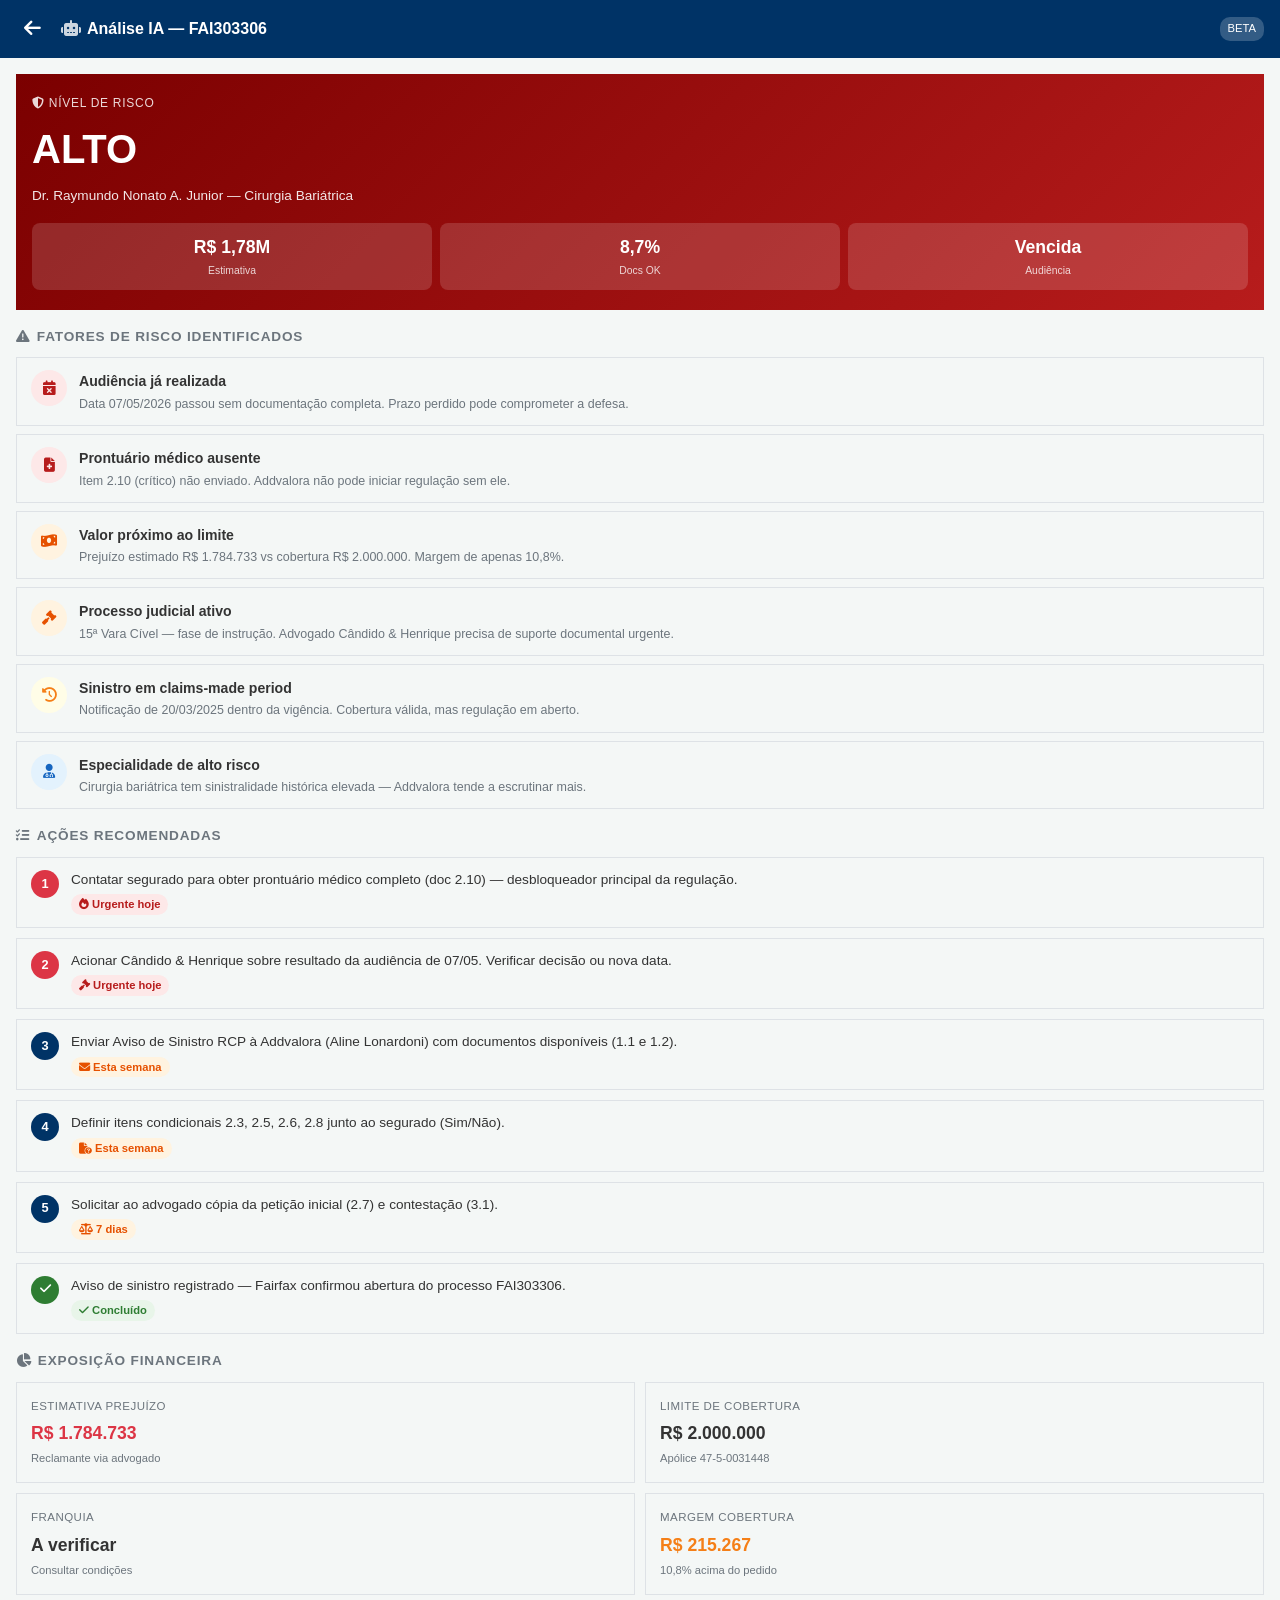
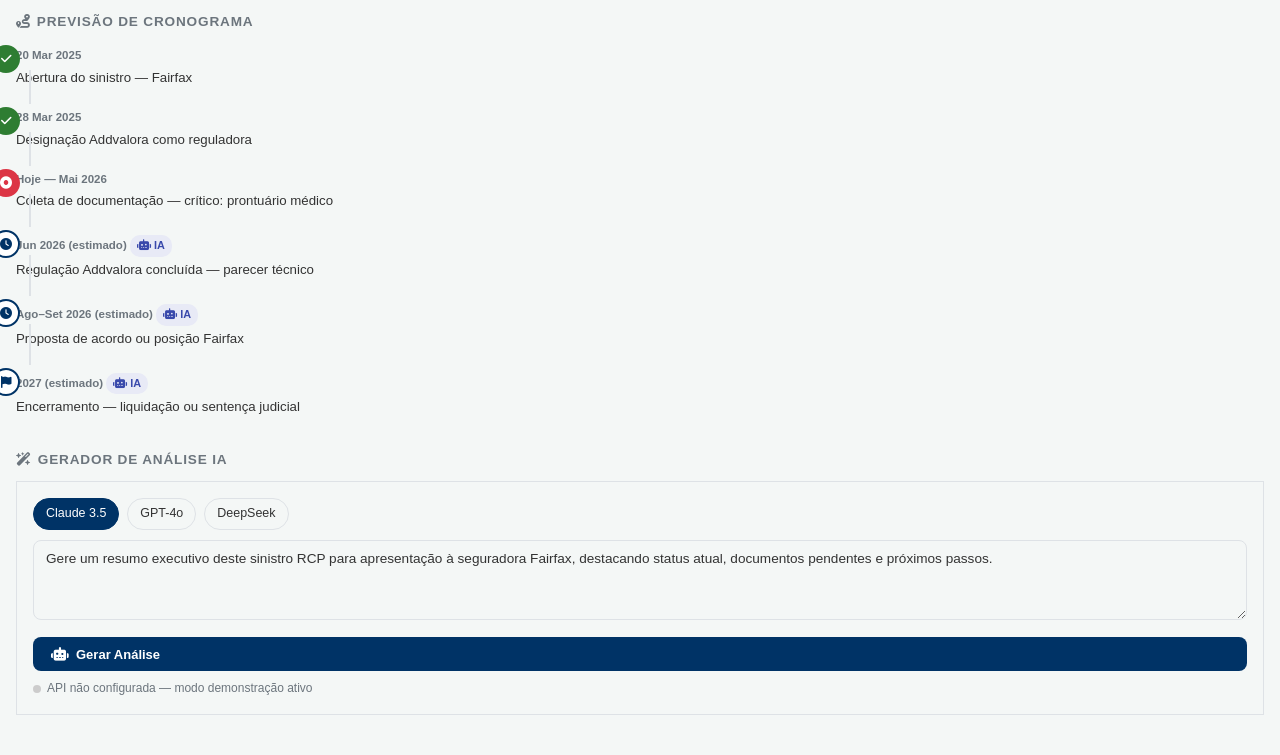
<file: analise-ia.html>
<!DOCTYPE html>
<html lang="pt-BR">
<head>
<meta charset="UTF-8">
<meta name="viewport" content="width=device-width,initial-scale=1,maximum-scale=1">
<title>Análise IA — FAI303306</title>
<link rel="stylesheet" href="assets/css/rcp-core.css">
<link rel="stylesheet" href="https://cdnjs.cloudflare.com/ajax/libs/font-awesome/6.5.0/css/all.min.css">
<style>
.ia-toolbar {
  position: sticky; top: 0; z-index: 200;
  background: var(--c-primary); color: #fff;
  display: flex; align-items: center; gap: 12px;
  padding: 14px 16px;
}
.ia-toolbar h1 { font-size: 1rem; font-weight: 600; flex: 1; }
.btn-back { background: none; border: none; color: #fff; font-size: 1.2rem; cursor: pointer; padding: 4px 8px; }

.risk-hero {
  background: linear-gradient(135deg, #7b0000 0%, #b71c1c 100%);
  color: #fff; padding: 20px 16px; margin: 16px;
  border-radius: var(--radius);
}
.risk-hero .risk-label { font-size: .75rem; opacity: .85; text-transform: uppercase; letter-spacing: .06em; }
.risk-hero .risk-value { font-size: 2.5rem; font-weight: 800; margin: 4px 0; }
.risk-hero .risk-subtitle { font-size: .85rem; opacity: .9; }
.risk-metrics { display: grid; grid-template-columns: repeat(3, 1fr); gap: 8px; margin-top: 16px; }
.risk-metric { background: rgba(255,255,255,.15); border-radius: 8px; padding: 10px 8px; text-align: center; }
.risk-metric .val { font-size: 1.1rem; font-weight: 700; }
.risk-metric .lbl { font-size: .65rem; opacity: .8; margin-top: 2px; }

.ia-section { margin: 0 16px 16px; }
.ia-section h2 {
  font-size: .85rem; font-weight: 700; text-transform: uppercase;
  letter-spacing: .06em; color: var(--c-muted); margin-bottom: 10px;
  display: flex; align-items: center; gap: 6px;
}

.factors-grid { display: grid; gap: 8px; }
.factor-card {
  background: var(--c-surface); border: 1px solid var(--c-border);
  border-radius: var(--radius); padding: 12px 14px;
  display: flex; align-items: flex-start; gap: 12px;
}
.factor-icon {
  width: 36px; height: 36px; border-radius: 50%;
  display: flex; align-items: center; justify-content: center;
  flex-shrink: 0; font-size: .9rem;
}
.factor-icon.red    { background: #fde8e8; color: #b71c1c; }
.factor-icon.orange { background: #fff3e0; color: #e65100; }
.factor-icon.yellow { background: #fffde7; color: #f57f17; }
.factor-icon.blue   { background: #e3f2fd; color: #1565c0; }
.factor-title { font-size: .88rem; font-weight: 600; color: var(--c-text); }
.factor-desc  { font-size: .78rem; color: var(--c-muted); margin-top: 2px; line-height: 1.45; }

.actions-list { display: flex; flex-direction: column; gap: 10px; }
.action-item {
  background: var(--c-surface); border: 1px solid var(--c-border);
  border-radius: var(--radius); padding: 12px 14px;
  display: flex; align-items: flex-start; gap: 12px;
}
.action-num {
  width: 28px; height: 28px; border-radius: 50%;
  background: var(--c-primary); color: #fff;
  font-size: .8rem; font-weight: 700;
  display: flex; align-items: center; justify-content: center;
  flex-shrink: 0;
}
.action-item.done   .action-num { background: #2e7d32; }
.action-item.urgent .action-num { background: var(--c-danger); }
.action-text { font-size: .85rem; color: var(--c-text); line-height: 1.5; flex: 1; }
.action-tag {
  display: inline-block; font-size: .7rem;
  padding: 2px 8px; border-radius: 20px; margin-top: 4px; font-weight: 600;
}
.action-tag.urgente   { background: #fde8e8; color: #b71c1c; }
.action-tag.concluido { background: #e8f5e9; color: #2e7d32; }
.action-tag.pendente  { background: #fff3e0; color: #e65100; }

.financial-grid { display: grid; grid-template-columns: 1fr 1fr; gap: 10px; }
.fin-card {
  background: var(--c-surface); border: 1px solid var(--c-border);
  border-radius: var(--radius); padding: 14px;
}
.fin-label { font-size: .72rem; color: var(--c-muted); text-transform: uppercase; letter-spacing: .04em; }
.fin-value { font-size: 1.1rem; font-weight: 700; color: var(--c-text); margin-top: 4px; }
.fin-value.danger  { color: var(--c-danger); }
.fin-value.warning { color: #f57f17; }
.fin-note  { font-size: .7rem; color: var(--c-muted); margin-top: 3px; }

.timeline-pred { display: flex; flex-direction: column; gap: 0; }
.tl-item { display: flex; align-items: flex-start; gap: 12px; padding-bottom: 16px; position: relative; }
.tl-item:not(:last-child)::after {
  content: ''; position: absolute;
  left: 13px; top: 28px; bottom: 0;
  width: 2px; background: var(--c-border);
}
.tl-dot {
  width: 28px; height: 28px; border-radius: 50%;
  border: 2px solid var(--c-border); background: var(--c-bg);
  display: flex; align-items: center; justify-content: center;
  font-size: .75rem; flex-shrink: 0; z-index: 1;
}
.tl-dot.past { background: #2e7d32;  border-color: #2e7d32;  color: #fff; }
.tl-dot.now  { background: var(--c-danger); border-color: var(--c-danger); color: #fff; }
.tl-dot.pred { background: #fff; border-color: var(--c-primary); color: var(--c-primary); }
.tl-content { flex: 1; padding-top: 4px; }
.tl-date { font-size: .72rem; color: var(--c-muted); font-weight: 600; }
.tl-desc { font-size: .83rem; color: var(--c-text); margin-top: 2px; }
.tl-badge {
  display: inline-block; font-size: .68rem;
  padding: 2px 7px; border-radius: 10px; margin-top: 4px;
}
.tl-badge.ia { background: #e8eaf6; color: #3949ab; }

.ai-generator {
  background: var(--c-surface); border: 1px solid var(--c-border);
  border-radius: var(--radius); padding: 16px;
}
.ai-generator .prompt-area {
  width: 100%; border: 1px solid var(--c-border); border-radius: 8px;
  padding: 10px 12px; font-family: inherit; font-size: .85rem;
  resize: vertical; min-height: 80px;
  background: var(--c-bg); color: var(--c-text);
  box-sizing: border-box;
}
.ai-output {
  margin-top: 12px; background: #f8f9fa;
  border: 1px solid var(--c-border); border-radius: 8px;
  padding: 14px; font-size: .83rem; line-height: 1.65;
  color: var(--c-text); display: none; white-space: pre-wrap;
}
.ai-output.visible { display: block; }
.model-row { display: flex; gap: 8px; margin-bottom: 10px; flex-wrap: wrap; }
.model-chip {
  padding: 5px 12px; border-radius: 20px;
  border: 1.5px solid var(--c-border); background: var(--c-bg);
  font-size: .78rem; cursor: pointer; transition: all .2s;
}
.model-chip.active { border-color: var(--c-primary); background: var(--c-primary); color: #fff; }
.ai-status { font-size: .75rem; color: var(--c-muted); margin-top: 8px; display: flex; align-items: center; gap: 6px; }
.ai-status .dot { width: 8px; height: 8px; border-radius: 50%; background: #ccc; }
.ai-status.connected .dot { background: #2e7d32; }
.ai-status.loading   .dot { background: var(--c-accent); animation: pulse 1s infinite; }
@keyframes pulse { 0%,100%{opacity:1} 50%{opacity:.3} }

.page-content { padding-bottom: calc(var(--nav-h) + var(--safe-b) + 16px); }
@media(min-width:1100px){ .page-content { padding-bottom: 24px; } }
</style>
</head>
<body>

<div class="ia-toolbar">
  <button class="btn-back" onclick="history.back()" aria-label="Voltar"><i class="fa fa-arrow-left"></i></button>
  <h1><i class="fa fa-robot" style="margin-right:6px;opacity:.8"></i>Análise IA — FAI303306</h1>
  <span style="font-size:.7rem;background:rgba(255,255,255,.2);padding:3px 8px;border-radius:10px;">BETA</span>
</div>

<div class="page-content">

  <!-- Risk Hero -->
  <div class="risk-hero">
    <div class="risk-label"><i class="fa fa-shield-halved"></i> Nível de Risco</div>
    <div class="risk-value">ALTO</div>
    <div class="risk-subtitle">Dr. Raymundo Nonato A. Junior — Cirurgia Bariátrica</div>
    <div class="risk-metrics">
      <div class="risk-metric">
        <div class="val">R$ 1,78M</div>
        <div class="lbl">Estimativa</div>
      </div>
      <div class="risk-metric">
        <div class="val">8,7%</div>
        <div class="lbl">Docs OK</div>
      </div>
      <div class="risk-metric">
        <div class="val">Vencida</div>
        <div class="lbl">Audiência</div>
      </div>
    </div>
  </div>

  <!-- Fatores de Risco -->
  <div class="ia-section">
    <h2><i class="fa fa-triangle-exclamation"></i> Fatores de Risco Identificados</h2>
    <div class="factors-grid">

      <div class="factor-card">
        <div class="factor-icon red"><i class="fa fa-calendar-xmark"></i></div>
        <div>
          <div class="factor-title">Audiência já realizada</div>
          <div class="factor-desc">Data 07/05/2026 passou sem documentação completa. Prazo perdido pode comprometer a defesa.</div>
        </div>
      </div>

      <div class="factor-card">
        <div class="factor-icon red"><i class="fa fa-file-medical"></i></div>
        <div>
          <div class="factor-title">Prontuário médico ausente</div>
          <div class="factor-desc">Item 2.10 (crítico) não enviado. Addvalora não pode iniciar regulação sem ele.</div>
        </div>
      </div>

      <div class="factor-card">
        <div class="factor-icon orange"><i class="fa fa-money-bill-wave"></i></div>
        <div>
          <div class="factor-title">Valor próximo ao limite</div>
          <div class="factor-desc">Prejuízo estimado R$ 1.784.733 vs cobertura R$ 2.000.000. Margem de apenas 10,8%.</div>
        </div>
      </div>

      <div class="factor-card">
        <div class="factor-icon orange"><i class="fa fa-gavel"></i></div>
        <div>
          <div class="factor-title">Processo judicial ativo</div>
          <div class="factor-desc">15ª Vara Cível — fase de instrução. Advogado Cândido & Henrique precisa de suporte documental urgente.</div>
        </div>
      </div>

      <div class="factor-card">
        <div class="factor-icon yellow"><i class="fa fa-clock-rotate-left"></i></div>
        <div>
          <div class="factor-title">Sinistro em claims-made period</div>
          <div class="factor-desc">Notificação de 20/03/2025 dentro da vigência. Cobertura válida, mas regulação em aberto.</div>
        </div>
      </div>

      <div class="factor-card">
        <div class="factor-icon blue"><i class="fa fa-user-doctor"></i></div>
        <div>
          <div class="factor-title">Especialidade de alto risco</div>
          <div class="factor-desc">Cirurgia bariátrica tem sinistralidade histórica elevada — Addvalora tende a escrutinar mais.</div>
        </div>
      </div>

    </div>
  </div>

  <!-- Ações Recomendadas -->
  <div class="ia-section">
    <h2><i class="fa fa-list-check"></i> Ações Recomendadas</h2>
    <div class="actions-list">

      <div class="action-item urgent">
        <div class="action-num">1</div>
        <div class="action-text">
          Contatar segurado para obter prontuário médico completo (doc 2.10) — desbloqueador principal da regulação.
          <br><span class="action-tag urgente"><i class="fa fa-fire"></i> Urgente hoje</span>
        </div>
      </div>

      <div class="action-item urgent">
        <div class="action-num">2</div>
        <div class="action-text">
          Acionar Cândido & Henrique sobre resultado da audiência de 07/05. Verificar decisão ou nova data.
          <br><span class="action-tag urgente"><i class="fa fa-gavel"></i> Urgente hoje</span>
        </div>
      </div>

      <div class="action-item">
        <div class="action-num">3</div>
        <div class="action-text">
          Enviar Aviso de Sinistro RCP à Addvalora (Aline Lonardoni) com documentos disponíveis (1.1 e 1.2).
          <br><span class="action-tag pendente"><i class="fa fa-envelope"></i> Esta semana</span>
        </div>
      </div>

      <div class="action-item">
        <div class="action-num">4</div>
        <div class="action-text">
          Definir itens condicionais 2.3, 2.5, 2.6, 2.8 junto ao segurado (Sim/Não).
          <br><span class="action-tag pendente"><i class="fa fa-file-circle-question"></i> Esta semana</span>
        </div>
      </div>

      <div class="action-item">
        <div class="action-num">5</div>
        <div class="action-text">
          Solicitar ao advogado cópia da petição inicial (2.7) e contestação (3.1).
          <br><span class="action-tag pendente"><i class="fa fa-scale-balanced"></i> 7 dias</span>
        </div>
      </div>

      <div class="action-item done">
        <div class="action-num"><i class="fa fa-check"></i></div>
        <div class="action-text">
          Aviso de sinistro registrado — Fairfax confirmou abertura do processo FAI303306.
          <br><span class="action-tag concluido"><i class="fa fa-check"></i> Concluído</span>
        </div>
      </div>

    </div>
  </div>

  <!-- Exposição Financeira -->
  <div class="ia-section">
    <h2><i class="fa fa-chart-pie"></i> Exposição Financeira</h2>
    <div class="financial-grid">
      <div class="fin-card">
        <div class="fin-label">Estimativa Prejuízo</div>
        <div class="fin-value danger">R$ 1.784.733</div>
        <div class="fin-note">Reclamante via advogado</div>
      </div>
      <div class="fin-card">
        <div class="fin-label">Limite de Cobertura</div>
        <div class="fin-value">R$ 2.000.000</div>
        <div class="fin-note">Apólice 47-5-0031448</div>
      </div>
      <div class="fin-card">
        <div class="fin-label">Franquia</div>
        <div class="fin-value">A verificar</div>
        <div class="fin-note">Consultar condições</div>
      </div>
      <div class="fin-card">
        <div class="fin-label">Margem Cobertura</div>
        <div class="fin-value warning">R$ 215.267</div>
        <div class="fin-note">10,8% acima do pedido</div>
      </div>
    </div>
  </div>

  <!-- Previsão de Cronograma -->
  <div class="ia-section">
    <h2><i class="fa fa-route"></i> Previsão de Cronograma</h2>
    <div class="timeline-pred">

      <div class="tl-item">
        <div class="tl-dot past"><i class="fa fa-check"></i></div>
        <div class="tl-content">
          <div class="tl-date">20 Mar 2025</div>
          <div class="tl-desc">Abertura do sinistro — Fairfax</div>
        </div>
      </div>

      <div class="tl-item">
        <div class="tl-dot past"><i class="fa fa-check"></i></div>
        <div class="tl-content">
          <div class="tl-date">28 Mar 2025</div>
          <div class="tl-desc">Designação Addvalora como reguladora</div>
        </div>
      </div>

      <div class="tl-item">
        <div class="tl-dot now"><i class="fa fa-circle-dot"></i></div>
        <div class="tl-content">
          <div class="tl-date">Hoje — Mai 2026</div>
          <div class="tl-desc">Coleta de documentação — crítico: prontuário médico</div>
        </div>
      </div>

      <div class="tl-item">
        <div class="tl-dot pred"><i class="fa fa-clock"></i></div>
        <div class="tl-content">
          <div class="tl-date">Jun 2026 (estimado) <span class="tl-badge ia"><i class="fa fa-robot"></i> IA</span></div>
          <div class="tl-desc">Regulação Addvalora concluída — parecer técnico</div>
        </div>
      </div>

      <div class="tl-item">
        <div class="tl-dot pred"><i class="fa fa-clock"></i></div>
        <div class="tl-content">
          <div class="tl-date">Ago–Set 2026 (estimado) <span class="tl-badge ia"><i class="fa fa-robot"></i> IA</span></div>
          <div class="tl-desc">Proposta de acordo ou posição Fairfax</div>
        </div>
      </div>

      <div class="tl-item">
        <div class="tl-dot pred"><i class="fa fa-flag"></i></div>
        <div class="tl-content">
          <div class="tl-date">2027 (estimado) <span class="tl-badge ia"><i class="fa fa-robot"></i> IA</span></div>
          <div class="tl-desc">Encerramento — liquidação ou sentença judicial</div>
        </div>
      </div>

    </div>
  </div>

  <!-- Gerador IA -->
  <div class="ia-section">
    <h2><i class="fa fa-wand-magic-sparkles"></i> Gerador de Análise IA</h2>
    <div class="ai-generator">

      <div class="model-row">
        <div class="model-chip active" onclick="selectModel(this,'claude')">Claude 3.5</div>
        <div class="model-chip" onclick="selectModel(this,'gpt4')">GPT-4o</div>
        <div class="model-chip" onclick="selectModel(this,'deepseek')">DeepSeek</div>
      </div>

      <textarea class="prompt-area" id="aiPrompt" placeholder="Ex: Analise o risco de perda neste sinistro considerando os documentos ausentes...">Gere um resumo executivo deste sinistro RCP para apresentação à seguradora Fairfax, destacando status atual, documentos pendentes e próximos passos.</textarea>

      <div style="display:flex;gap:8px;margin-top:10px;flex-wrap:wrap;">
        <button class="btn btn-primary" onclick="gerarAnalise()" id="btnGerar" style="flex:1;min-width:140px;">
          <i class="fa fa-robot"></i> Gerar Análise
        </button>
        <button class="btn" onclick="copiarResposta()" id="btnCopiar"
          style="display:none;border:1px solid var(--c-border);">
          <i class="fa fa-copy"></i> Copiar
        </button>
      </div>

      <div class="ai-status" id="aiStatus">
        <div class="dot"></div>
        <span id="aiStatusText">API não configurada — modo demonstração ativo</span>
      </div>

      <div class="ai-output" id="aiOutput"></div>

    </div>
  </div>

</div>

<!-- Bottom Nav -->
<nav class="bottom-nav">
  <a href="index.html"      class="nav-item"><i class="fa fa-house"></i><span>Início</span></a>
  <a href="sinistro.html"   class="nav-item"><i class="fa fa-file-shield"></i><span>Sinistro</span></a>
  <a href="checklist.html"  class="nav-item"><i class="fa fa-list-check"></i><span>Checklist</span></a>
  <a href="mensagens.html"  class="nav-item"><i class="fa fa-comment-dots"></i><span>Mensagens</span></a>
  <a href="analise-ia.html" class="nav-item active"><i class="fa fa-robot"></i><span>IA</span></a>
</nav>

<script>
let selectedModel = 'claude';

function selectModel(el, model) {
  document.querySelectorAll('.model-chip').forEach(c => c.classList.remove('active'));
  el.classList.add('active');
  selectedModel = model;
}

async function gerarAnalise() {
  const prompt = document.getElementById('aiPrompt').value.trim();
  if (!prompt) { alert('Digite uma pergunta ou instrução.'); return; }

  const btn        = document.getElementById('btnGerar');
  const status     = document.getElementById('aiStatus');
  const statusText = document.getElementById('aiStatusText');
  const output     = document.getElementById('aiOutput');

  btn.disabled = true;
  btn.innerHTML = '<i class="fa fa-spinner fa-spin"></i> Gerando...';
  status.className = 'ai-status loading';
  statusText.textContent = 'Conectando à API IA...';
  output.classList.remove('visible');

  try {
    const res = await fetch('api/api_proxy.php', {
      method:  'POST',
      headers: { 'Content-Type': 'application/json' },
      body: JSON.stringify({
        model:  selectedModel,
        prompt: prompt,
        context: {
          sinistro:      'FAI303306',
          segurado:      'Dr. Raymundo Nonato Almeida Junior',
          especialidade: 'Cirurgia Bariátrica',
          valor:         'R$ 1.784.733,00',
          cobertura:     'R$ 2.000.000,00',
          docs_pendentes: 16,
          audiencia:     '07/05/2026 (realizada)'
        }
      }),
      signal: AbortSignal.timeout(30000)
    });

    if (!res.ok) throw new Error(`HTTP ${res.status}`);
    const data = await res.json();
    if (data.error) throw new Error(data.error);
    output.textContent = data.response || data.content || '';
    status.className = 'ai-status connected';
    statusText.textContent = `Resposta via ${selectedModel.toUpperCase()} — ${new Date().toLocaleTimeString('pt-BR')}`;

  } catch {
    await new Promise(r => setTimeout(r, 1800));
    output.innerHTML = gerarRespostaDemo(prompt);
    status.className = 'ai-status';
    statusText.textContent = 'Modo demonstração — configure api/api_proxy.php para IA real';
  }

  output.classList.add('visible');
  document.getElementById('btnCopiar').style.display = 'inline-flex';
  btn.disabled = false;
  btn.innerHTML = '<i class="fa fa-robot"></i> Gerar Análise';
}

function gerarRespostaDemo(prompt) {
  return `<strong>RESUMO EXECUTIVO — SINISTRO FAI303306</strong>\n\n` +
    `<strong>Segurado:</strong> Dr. Raymundo Nonato Almeida Junior\n` +
    `<strong>Especialidade:</strong> Cirurgia Bariátrica | <strong>Risco:</strong> ALTO\n\n` +
    `<strong>Status Atual:</strong>\n` +
    `O sinistro está em fase crítica de regulação pela Addvalora. A audiência judicial de 07/05/2026 foi realizada sem documentação técnica completa, o que pode ter impactado a posição do segurado.\n\n` +
    `<strong>Documentos Pendentes (16/23):</strong>\n` +
    `• CRÍTICO: Prontuário médico completo (item 2.10) — desbloqueador da regulação\n` +
    `• Laudos periciais e exames (itens 2.4, 2.9)\n` +
    `• Documentos judiciais (petição inicial 2.7, contestação 3.1)\n` +
    `• 5 itens condicionais aguardando confirmação do segurado\n\n` +
    `<strong>Próximos Passos:</strong>\n` +
    `1. Contato imediato com Dr. Raymundo para prontuário médico\n` +
    `2. Alinhamento com Cândido & Henrique sobre audiência de 07/05\n` +
    `3. Envio de documentação parcial à Addvalora (Aline Lonardoni)\n` +
    `4. Definição de itens condicionais 2.3, 2.5, 2.6, 2.8\n\n` +
    `<strong>Perspectiva:</strong>\n` +
    `Com ação imediata na documentação, estimativa de conclusão da regulação em 45–60 dias. Valor em risco (R$ 1.784.733) dentro da cobertura contratada (R$ 2.000.000).\n\n` +
    `<em>Análise gerada em modo demonstração. Configure api/api_proxy.php para IA real.</em>`;
}

function copiarResposta() {
  const text = document.getElementById('aiOutput').innerText;
  navigator.clipboard.writeText(text).then(() => {
    const btn = document.getElementById('btnCopiar');
    btn.innerHTML = '<i class="fa fa-check"></i> Copiado!';
    setTimeout(() => { btn.innerHTML = '<i class="fa fa-copy"></i> Copiar'; }, 2000);
  });
}
</script>
</body>
</html>
</file>
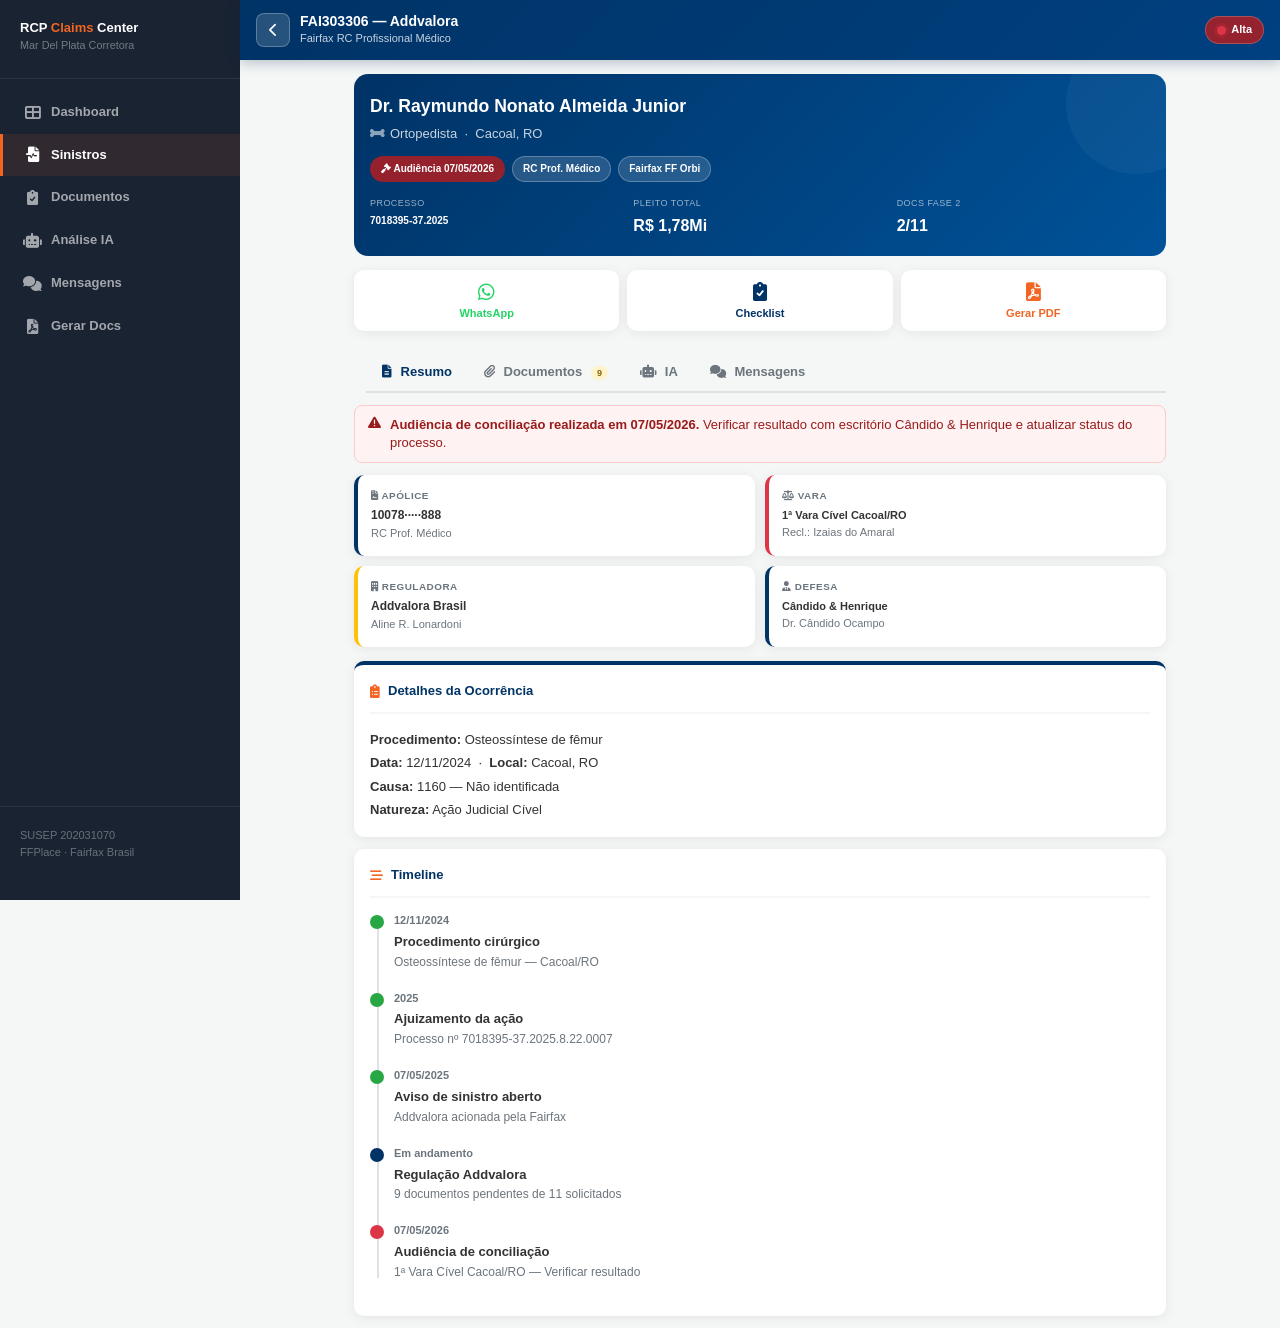
<file: sinistro.html>
<!DOCTYPE html>
<html lang="pt-BR">
<head>
<meta charset="UTF-8">
<meta name="viewport" content="width=device-width, initial-scale=1.0, maximum-scale=1.0">
<meta name="theme-color" content="#003366">
<title>FAI303306 — RCP Claims Center</title>
<link rel="stylesheet" href="https://cdnjs.cloudflare.com/ajax/libs/font-awesome/6.0.0/css/all.min.css">
<link rel="stylesheet" href="assets/css/rcp-core.css">
<style>
/* Hero */
.hero {
  background: linear-gradient(135deg, var(--c-primary) 0%, #005299 100%);
  color: white; border-radius: var(--r-lg);
  padding: 18px 16px; margin: 14px 0;
  position: relative; overflow: hidden;
}
.hero::after {
  content: ''; position: absolute; top:-40px; right:-40px;
  width:140px; height:140px; border-radius:50%;
  background: rgba(255,255,255,0.04);
}
.hero-name     { font-size: 1.1rem; font-weight: 700; margin-bottom: 3px; }
.hero-sub      { font-size: 13px; opacity: 0.78; margin-bottom: 12px; }
.hero-tags     { display: flex; gap: 7px; flex-wrap: wrap; margin-bottom: 14px; }
.hero-tag {
  padding: 4px 10px; border-radius: 20px; font-size: 10px; font-weight: 700;
  background: rgba(255,255,255,0.15); border: 1px solid rgba(255,255,255,0.25);
}
.hero-tag.urgent { background: rgba(185,28,28,0.8); border-color:transparent; }
.hero-kpis     { display: grid; grid-template-columns: repeat(3,1fr); gap: 10px; }
.kpi-label     { font-size: 9px; text-transform:uppercase; letter-spacing:.05em; opacity:.6; margin-bottom:2px; }
.kpi-value     { font-size: 13px; font-weight: 700; }
.kpi-value.lg  { font-size: 1rem; }

/* Quick actions */
.quick-grid { display: grid; grid-template-columns: repeat(3,1fr); gap: 8px; margin-bottom: 14px; }
.quick-btn {
  display:flex; flex-direction:column; align-items:center; gap:5px;
  padding: 12px 6px; border-radius: var(--r);
  background: var(--c-card); box-shadow: var(--sh);
  font-size: 11px; font-weight: 700; color: var(--c-primary);
  border: none; cursor: pointer; transition: all 0.2s;
}
.quick-btn i { font-size: 1.2rem; }
.quick-btn:hover { transform: translateY(-2px); box-shadow: var(--sh-lg); }
.quick-btn.wa  { color: #25d366; }
.quick-btn.pdf { color: var(--c-accent); }
.quick-btn.ai  { color: #7c3aed; }

/* Info cards */
.info-grid { display: grid; grid-template-columns: 1fr 1fr; gap: 10px; margin-bottom: 14px; }
.info-card {
  background: var(--c-card); border-radius: var(--r);
  padding: 13px 13px; box-shadow: var(--sh);
  border-left: 4px solid var(--c-border);
}
.info-card.p { border-left-color: var(--c-primary); }
.info-card.d { border-left-color: var(--c-danger); }
.info-card.w { border-left-color: var(--c-warning); }
.info-card.s { border-left-color: var(--c-success); }
.ic-label { font-size: 0.62rem; font-weight:700; text-transform:uppercase; letter-spacing:.05em; color:var(--c-muted); margin-bottom:4px; }
.ic-value { font-size: 12px; font-weight:700; line-height:1.3; }
.ic-sub   { font-size: 11px; color:var(--c-muted); margin-top:2px; }

/* Tabs sticky */
.tabs-sticky { position:sticky; top:62px; z-index:100; background:var(--c-bg); padding:8px 0 0; margin:0 -12px; padding-left:12px; }
@media(min-width:768px){ .tabs-sticky { margin:0; } }

/* Message card */
.msg-card { background:var(--c-card); border-radius:var(--r); box-shadow:var(--sh); margin-bottom:12px; overflow:hidden; }
.msg-head { display:flex; align-items:center; justify-content:space-between; padding:12px 14px; border-bottom:1px solid var(--c-bg); }
.msg-title { font-size:13px; font-weight:700; display:flex; align-items:center; gap:7px; }
.msg-body  { padding:14px; font-size:13px; line-height:1.65; color:var(--c-text); white-space:pre-wrap; font-family:inherit; }
.msg-foot  { padding:10px 14px; border-top:1px solid var(--c-bg); display:flex; gap:8px; flex-wrap:wrap; }

/* Conditional toggle */
.cond-wrap { background:#fffbeb; border:1px solid #fde68a; border-radius:8px; padding:12px; margin-top:8px; }
.cond-q    { font-size:12px; font-weight:600; color:#92400e; margin-bottom:8px; }
.cond-btns { display:flex; gap:8px; }
.cond-b    { flex:1; padding:7px; border-radius:6px; font-size:12px; font-weight:700; cursor:pointer; background:white; transition:all .15s; }
.cond-b.yes{ border:2px solid #16a34a; color:#16a34a; }
.cond-b.yes.sel{ background:#16a34a; color:white; }
.cond-b.no { border:2px solid #dc2626; color:#dc2626; }
.cond-b.no.sel { background:#dc2626; color:white; }
.cond-result{ margin-top:10px; display:none; }

/* Mini doc item */
.doc-row { display:flex; align-items:flex-start; gap:10px; padding:12px 0; border-bottom:1px solid var(--c-bg); }
.doc-row:last-child{ border-bottom:none; }
.doc-ico  { font-size:15px; flex-shrink:0; margin-top:1px; }
.doc-body { flex:1; min-width:0; }
.doc-name { font-size:13px; font-weight:600; }
.doc-meta { font-size:11px; color:var(--c-muted); margin-top:1px; line-height:1.4; }
.doc-btns { display:flex; gap:5px; margin-top:7px; flex-wrap:wrap; }
.doc-status{ flex-shrink:0; margin-top:2px; }

/* AI panel */
.ai-box { background:linear-gradient(135deg,#f3e8ff,#ede9fe); border:1px solid #c4b5fd; border-radius:var(--r-lg); padding:18px; margin-bottom:12px; }
.ai-title{ font-size:14px; font-weight:700; color:#5b21b6; margin-bottom:10px; display:flex; align-items:center; gap:8px; }
.ai-body { background:white; border-radius:8px; padding:14px; font-size:13px; line-height:1.75; color:var(--c-text); min-height:80px; }
</style>
</head>
<body>

<div class="app-layout">

  <!-- SIDEBAR desktop -->
  <aside class="sidebar">
    <div class="sidebar-logo">RCP <span>Claims</span> Center<br><small style="color:rgba(255,255,255,.4);font-weight:400">Mar Del Plata Corretora</small></div>
    <nav>
      <a href="index.html"     class="nav-link"><i class="fas fa-th-large"></i> Dashboard</a>
      <a href="sinistro.html"  class="nav-link active"><i class="fas fa-file-medical-alt"></i> Sinistros</a>
      <a href="checklist.html" class="nav-link"><i class="fas fa-clipboard-check"></i> Documentos</a>
      <a href="analise-ia.html" class="nav-link"><i class="fas fa-robot"></i> Análise IA</a>
      <a href="mensagens.html" class="nav-link"><i class="fas fa-comments"></i> Mensagens</a>
      <a href="documentos.html" class="nav-link"><i class="fas fa-file-pdf"></i> Gerar Docs</a>
    </nav>
    <div class="sidebar-footer">SUSEP 202031070<br>FFPlace · Fairfax Brasil</div>
  </aside>

  <div>
    <!-- HEADER -->
    <header class="app-header">
      <div class="header-brand">
        <button onclick="location.href='index.html'" style="background:rgba(255,255,255,.15);border:1px solid rgba(255,255,255,.25);color:white;width:34px;height:34px;border-radius:8px;font-size:14px;display:flex;align-items:center;justify-content:center;cursor:pointer;flex-shrink:0">
          <i class="fas fa-chevron-left"></i>
        </button>
        <div>
          <div class="header-title">FAI303306 — Addvalora</div>
          <div class="header-sub">Fairfax RC Profissional Médico</div>
        </div>
      </div>
      <div class="header-badge" style="background:rgba(185,28,28,.8);border-color:rgba(255,255,255,.2)">
        <span class="priority-dot priority-alta"></span>Alta
      </div>
    </header>

    <div class="container">

      <!-- HERO -->
      <div class="hero">
        <div class="hero-name">Dr. Raymundo Nonato Almeida Junior</div>
        <div class="hero-sub"><i class="fas fa-bone" style="margin-right:5px;opacity:.7"></i>Ortopedista &nbsp;·&nbsp; Cacoal, RO</div>
        <div class="hero-tags">
          <span class="hero-tag urgent"><i class="fas fa-gavel"></i>&nbsp;Audiência 07/05/2026</span>
          <span class="hero-tag">RC Prof. Médico</span>
          <span class="hero-tag">Fairfax FF Orbi</span>
        </div>
        <div class="hero-kpis">
          <div><div class="kpi-label">Processo</div><div class="kpi-value" style="font-size:10px">7018395-37.2025</div></div>
          <div><div class="kpi-label">Pleito Total</div><div class="kpi-value lg">R$ 1,78Mi</div></div>
          <div><div class="kpi-label">Docs Fase 2</div><div class="kpi-value lg">2/11</div></div>
        </div>
      </div>

      <!-- QUICK ACTIONS -->
      <div class="quick-grid">
        <button class="quick-btn wa" onclick="window.open('https://wa.me/5569981717774')">
          <i class="fab fa-whatsapp"></i>WhatsApp
        </button>
        <button class="quick-btn" onclick="switchTab('docs')">
          <i class="fas fa-clipboard-check"></i>Checklist
        </button>
        <button class="quick-btn pdf" onclick="location.href='documentos.html'">
          <i class="fas fa-file-pdf"></i>Gerar PDF
        </button>
      </div>

      <!-- TABS -->
      <div class="tabs-sticky">
        <div class="tabs" id="mainTabs">
          <button class="tab-btn active" onclick="switchTab('resumo')"><i class="fas fa-file-alt"></i>&nbsp;Resumo</button>
          <button class="tab-btn" onclick="switchTab('docs')">
            <i class="fas fa-paperclip"></i>&nbsp;Documentos
            <span class="badge badge-warning" style="margin-left:5px;font-size:9px;padding:2px 6px">9</span>
          </button>
          <button class="tab-btn" onclick="switchTab('ia')"><i class="fas fa-robot"></i>&nbsp;IA</button>
          <button class="tab-btn" onclick="switchTab('msgs')"><i class="fas fa-comments"></i>&nbsp;Mensagens</button>
        </div>
      </div>

      <!-- ────── TAB RESUMO ────── -->
      <div class="tab-content active" id="tab-resumo">

        <div class="alert alert-danger mt-12">
          <i class="fas fa-exclamation-triangle"></i>
          <div><strong>Audiência de conciliação realizada em 07/05/2026.</strong> Verificar resultado com escritório Cândido &amp; Henrique e atualizar status do processo.</div>
        </div>

        <div class="info-grid">
          <div class="info-card p">
            <div class="ic-label"><i class="fas fa-file-contract"></i>&nbsp;Apólice</div>
            <div class="ic-value">10078·····888</div>
            <div class="ic-sub">RC Prof. Médico</div>
          </div>
          <div class="info-card d">
            <div class="ic-label"><i class="fas fa-balance-scale"></i>&nbsp;Vara</div>
            <div class="ic-value" style="font-size:11px">1ª Vara Cível Cacoal/RO</div>
            <div class="ic-sub">Recl.: Izaias do Amaral</div>
          </div>
          <div class="info-card w">
            <div class="ic-label"><i class="fas fa-building"></i>&nbsp;Reguladora</div>
            <div class="ic-value">Addvalora Brasil</div>
            <div class="ic-sub">Aline R. Lonardoni</div>
          </div>
          <div class="info-card p">
            <div class="ic-label"><i class="fas fa-user-tie"></i>&nbsp;Defesa</div>
            <div class="ic-value" style="font-size:11px">Cândido &amp; Henrique</div>
            <div class="ic-sub">Dr. Cândido Ocampo</div>
          </div>
        </div>

        <div class="card card-top">
          <div class="card-title"><i class="fas fa-clipboard-list"></i>Detalhes da Ocorrência</div>
          <div style="font-size:13px;line-height:1.8">
            <strong>Procedimento:</strong> Osteossíntese de fêmur<br>
            <strong>Data:</strong> 12/11/2024 &nbsp;·&nbsp; <strong>Local:</strong> Cacoal, RO<br>
            <strong>Causa:</strong> 1160 — Não identificada<br>
            <strong>Natureza:</strong> Ação Judicial Cível
          </div>
        </div>

        <div class="card">
          <div class="card-title"><i class="fas fa-stream"></i>Timeline</div>
          <div class="timeline">
            <div class="timeline-item"><div class="tl-dot done"></div><div class="tl-date">12/11/2024</div><div class="tl-title">Procedimento cirúrgico</div><div class="tl-desc">Osteossíntese de fêmur — Cacoal/RO</div></div>
            <div class="timeline-item"><div class="tl-dot done"></div><div class="tl-date">2025</div><div class="tl-title">Ajuizamento da ação</div><div class="tl-desc">Processo nº 7018395-37.2025.8.22.0007</div></div>
            <div class="timeline-item"><div class="tl-dot done"></div><div class="tl-date">07/05/2025</div><div class="tl-title">Aviso de sinistro aberto</div><div class="tl-desc">Addvalora acionada pela Fairfax</div></div>
            <div class="timeline-item"><div class="tl-dot active"></div><div class="tl-date">Em andamento</div><div class="tl-title">Regulação Addvalora</div><div class="tl-desc">9 documentos pendentes de 11 solicitados</div></div>
            <div class="timeline-item"><div class="tl-dot urgent"></div><div class="tl-date">07/05/2026</div><div class="tl-title">Audiência de conciliação</div><div class="tl-desc">1ª Vara Cível Cacoal/RO — Verificar resultado</div></div>
          </div>
        </div>

      </div><!-- /tab-resumo -->

      <!-- ────── TAB DOCUMENTOS ────── -->
      <div class="tab-content" id="tab-docs">

        <div class="alert alert-warning mt-12">
          <i class="fas fa-exclamation-circle"></i>
          <div>Reguladora <strong>Addvalora</strong> solicitou 11 documentos — <strong>9 pendentes.</strong> Encaminhar com urgência.</div>
        </div>

        <div class="card">
          <div class="progress-label" style="margin-bottom:6px">
            <span style="font-weight:700;font-size:13px">Fase 2 — Regulação Addvalora</span>
            <span>2 / 11</span>
          </div>
          <div class="progress-wrap" style="margin-bottom:16px">
            <div class="progress-fill" style="width:18%"></div>
          </div>

          <!-- 2.1 -->
          <div class="doc-row">
            <span class="doc-ico">✅</span>
            <div class="doc-body">
              <div class="doc-name">2.1 — Aviso de Sinistro</div>
              <div class="doc-meta">Assinado com data do procedimento e citação</div>
            </div>
            <span class="doc-status"><span class="badge badge-success">OK</span></span>
          </div>

          <!-- 2.2 -->
          <div class="doc-row">
            <span class="doc-ico">⭕</span>
            <div class="doc-body">
              <div class="doc-name">2.2 — Decl. Inexistência de Outros Seguros</div>
              <div class="doc-meta">Modelo Addvalora — assinatura obrigatória</div>
              <div class="doc-btns">
                <a href="documentos.html" class="btn btn-primary btn-sm"><i class="fas fa-pen"></i>&nbsp;Gerar e Assinar</a>
              </div>
            </div>
            <span class="doc-status"><span class="badge badge-warning">Pend.</span></span>
          </div>

          <!-- 2.3 condicional -->
          <div class="doc-row">
            <span class="doc-ico">⚡</span>
            <div class="doc-body">
              <div class="doc-name">2.3 — Reclamação Extrajudicial do Terceiro</div>
              <div class="doc-meta">SAC, Ouvidoria, WhatsApp, BO ou outro meio</div>
              <div class="cond-wrap">
                <div class="cond-q">Houve reclamação formal antes da ação judicial?</div>
                <div class="cond-btns">
                  <button class="cond-b yes" onclick="setCond(this,'cr-23','yes')">✅ Sim</button>
                  <button class="cond-b no"  onclick="setCond(this,'cr-23','no')">❌ Não</button>
                </div>
                <div class="cond-result" id="cr-23"></div>
              </div>
            </div>
          </div>

          <!-- 2.4 -->
          <div class="doc-row">
            <span class="doc-ico">⭕</span>
            <div class="doc-body">
              <div class="doc-name">2.4 — Cópia Integral da Ação Judicial</div>
              <div class="doc-meta">Proc. 7018395-37.2025.8.22.0007 — PDF completo</div>
              <div class="doc-btns"><button class="btn btn-outline btn-sm"><i class="fas fa-upload"></i>&nbsp;Enviar</button></div>
            </div>
            <span class="doc-status"><span class="badge badge-warning">Pend.</span></span>
          </div>

          <!-- 2.5 condicional -->
          <div class="doc-row">
            <span class="doc-ico">⚡</span>
            <div class="doc-body">
              <div class="doc-name">2.5 — Proc. Administrativo (CRM/CFM)</div>
              <div class="doc-meta">Há procedimento administrativo em curso?</div>
              <div class="cond-wrap">
                <div class="cond-q">Existe procedimento administrativo em curso contra o segurado?</div>
                <div class="cond-btns">
                  <button class="cond-b yes" onclick="setCond(this,'cr-25','yes')">✅ Sim</button>
                  <button class="cond-b no"  onclick="setCond(this,'cr-25','no')">❌ Não</button>
                </div>
                <div class="cond-result" id="cr-25"></div>
              </div>
            </div>
          </div>

          <!-- 2.6 condicional -->
          <div class="doc-row">
            <span class="doc-ico">⚡</span>
            <div class="doc-body">
              <div class="doc-name">2.6 — Procedimento Criminal</div>
              <div class="doc-meta">Notificação de inquérito ou processo criminal?</div>
              <div class="cond-wrap">
                <div class="cond-q">O segurado foi notificado de procedimento criminal?</div>
                <div class="cond-btns">
                  <button class="cond-b yes" onclick="setCond(this,'cr-26','yes')">✅ Sim</button>
                  <button class="cond-b no"  onclick="setCond(this,'cr-26','no')">❌ Não</button>
                </div>
                <div class="cond-result" id="cr-26"></div>
              </div>
            </div>
          </div>

          <!-- 2.7 -->
          <div class="doc-row">
            <span class="doc-ico">⭕</span>
            <div class="doc-body">
              <div class="doc-name">2.7 — Cópia da Citação Recebida</div>
              <div class="doc-meta">Exigido se algum dos itens 2.3, 2.5 ou 2.6 for positivo</div>
              <div class="doc-btns"><button class="btn btn-outline btn-sm"><i class="fas fa-upload"></i>&nbsp;Enviar</button></div>
            </div>
            <span class="doc-status"><span class="badge badge-warning">Pend.</span></span>
          </div>

          <!-- 2.8 condicional -->
          <div class="doc-row">
            <span class="doc-ico">⚡</span>
            <div class="doc-body">
              <div class="doc-name">2.8 — Tratativas com Terceiro (WA / e-mail)</div>
              <div class="doc-meta">Print ou exportação de conversas com o reclamante</div>
              <div class="cond-wrap">
                <div class="cond-q">Houve contato direto com Izaias do Amaral Silva?</div>
                <div class="cond-btns">
                  <button class="cond-b yes" onclick="setCond(this,'cr-28','yes')">✅ Sim</button>
                  <button class="cond-b no"  onclick="setCond(this,'cr-28','no')">❌ Não</button>
                </div>
                <div class="cond-result" id="cr-28"></div>
              </div>
            </div>
          </div>

          <!-- 2.9 -->
          <div class="doc-row">
            <span class="doc-ico">⭕</span>
            <div class="doc-body">
              <div class="doc-name">2.9 — Documentos do Profissional</div>
              <div class="doc-meta">CRM &nbsp;·&nbsp; Diplomas e Especialidades &nbsp;·&nbsp; Comp. de Endereço</div>
              <div class="doc-btns">
                <button class="btn btn-outline btn-sm"><i class="fas fa-id-card"></i>&nbsp;CRM</button>
                <button class="btn btn-outline btn-sm"><i class="fas fa-graduation-cap"></i>&nbsp;Diploma</button>
                <button class="btn btn-outline btn-sm"><i class="fas fa-home"></i>&nbsp;Endereço</button>
              </div>
            </div>
            <span class="doc-status"><span class="badge badge-warning">0/3</span></span>
          </div>

          <!-- 2.10 crítico -->
          <div class="doc-row">
            <span class="doc-ico">⭕</span>
            <div class="doc-body">
              <div class="doc-name">2.10 — Prontuário Clínico Completo</div>
              <div class="doc-meta">
                Descritivo cirúrgico · Prescrições · Exames pré e pós-op<br>
                <strong style="color:var(--c-danger)">⚠ Documento crítico para análise de cobertura</strong>
              </div>
              <div class="doc-btns"><button class="btn btn-primary btn-sm"><i class="fas fa-upload"></i>&nbsp;Enviar prontuário</button></div>
            </div>
            <span class="doc-status"><span class="badge badge-danger">Crítico</span></span>
          </div>

          <!-- 2.11 -->
          <div class="doc-row">
            <span class="doc-ico">⭕</span>
            <div class="doc-body">
              <div class="doc-name">2.11 — Exames de Imagem (pré e pós-op)</div>
              <div class="doc-meta">Podem ser incluídos no prontuário ou enviados separadamente</div>
              <div class="doc-btns"><button class="btn btn-outline btn-sm"><i class="fas fa-x-ray"></i>&nbsp;Enviar exames</button></div>
            </div>
            <span class="doc-status"><span class="badge badge-warning">Pend.</span></span>
          </div>

          <!-- Nota legal -->
          <div style="margin-top:16px;padding:10px 12px;background:#f8f9fa;border-radius:7px;border:1px solid var(--c-border);font-size:11px;color:var(--c-muted);line-height:1.5">
            <strong>Obs. legal Addvalora:</strong> Esta solicitação não vincula a Seguradora ao pagamento de indenização. O pagamento, se devido, ocorrerá após análise das cláusulas contratuais e documentação completa.
          </div>
        </div>

        <a href="documentos.html" class="btn btn-accent btn-full" style="margin-bottom:14px">
          <i class="fas fa-file-pdf"></i>&nbsp;Gerar Documentos Oficiais
        </a>

      </div><!-- /tab-docs -->

      <!-- ────── TAB IA ────── -->
      <div class="tab-content" id="tab-ia">

        <div class="ai-box mt-12">
          <div class="ai-title"><i class="fas fa-robot"></i>Análise Executiva — IA</div>
          <div class="ai-body" id="aiBody">
            <div style="text-align:center;color:var(--c-muted);padding:16px 0">
              <i class="fas fa-robot" style="font-size:2rem;display:block;margin-bottom:10px;opacity:.25"></i>
              Clique em <strong>Gerar Análise</strong> para o resumo executivo, avaliação de risco e recomendações deste sinistro.
            </div>
          </div>
          <div class="btn-group mt-12">
            <button class="btn btn-ai" onclick="gerarIA()">
              <i class="fas fa-magic"></i>&nbsp;Gerar Análise
            </button>
            <button class="btn btn-outline btn-sm" onclick="copiar('aiBody')">
              <i class="fas fa-copy"></i>&nbsp;Copiar
            </button>
          </div>
        </div>

        <div class="card">
          <div class="card-title"><i class="fas fa-exclamation-triangle"></i>Avaliação de Risco</div>
          <div style="display:flex;align-items:center;gap:12px;margin-bottom:14px">
            <div style="background:#fef2f2;border:2px solid #fecaca;border-radius:50%;width:52px;height:52px;display:flex;align-items:center;justify-content:center;flex-shrink:0;font-size:1.4rem">🔴</div>
            <div>
              <div style="font-size:1rem;font-weight:700;color:var(--c-danger)">RISCO ALTO</div>
              <div style="font-size:12px;color:var(--c-muted)">Calculado automaticamente</div>
            </div>
          </div>
          <div style="font-size:13px;line-height:1.75">
            ⚠️ <strong>Pleito:</strong> R$ 1.784.733,00 — valor elevado<br>
            ⚖️ <strong>Processo:</strong> Ação judicial em curso<br>
            📅 <strong>Audiência:</strong> Realizada em 07/05/2026<br>
            📄 <strong>Documentação:</strong> 82% pendente — risco de prazo
          </div>
        </div>

        <div class="card">
          <div class="card-title"><i class="fas fa-tasks"></i>Ações Recomendadas</div>
          <div style="font-size:13px;line-height:1.8">
            <div class="flex-center gap-8" style="margin-bottom:10px;align-items:flex-start">
              <span style="background:var(--c-danger);color:white;border-radius:50%;min-width:22px;height:22px;display:flex;align-items:center;justify-content:center;font-size:10px;font-weight:700;margin-top:1px">1</span>
              <span>Verificar resultado da audiência com o escritório Cândido &amp; Henrique</span>
            </div>
            <div class="flex-center gap-8" style="margin-bottom:10px;align-items:flex-start">
              <span style="background:#d97706;color:white;border-radius:50%;min-width:22px;height:22px;display:flex;align-items:center;justify-content:center;font-size:10px;font-weight:700;margin-top:1px">2</span>
              <span>Enviar prontuário clínico completo à Addvalora (doc. 2.10 — crítico)</span>
            </div>
            <div class="flex-center gap-8" style="margin-bottom:10px;align-items:flex-start">
              <span style="background:var(--c-primary);color:white;border-radius:50%;min-width:22px;height:22px;display:flex;align-items:center;justify-content:center;font-size:10px;font-weight:700;margin-top:1px">3</span>
              <span>Gerar e assinar Declaração de Inexistência de Outros Seguros (doc. 2.2)</span>
            </div>
            <div class="flex-center gap-8" style="align-items:flex-start">
              <span style="background:var(--c-muted);color:white;border-radius:50%;min-width:22px;height:22px;display:flex;align-items:center;justify-content:center;font-size:10px;font-weight:700;margin-top:1px">4</span>
              <span>Responder itens condicionais 2.3, 2.5, 2.6 e 2.8 à Addvalora por e-mail</span>
            </div>
          </div>
        </div>

      </div><!-- /tab-ia -->

      <!-- ────── TAB MENSAGENS ────── -->
      <div class="tab-content" id="tab-msgs">

        <!-- WA Segurado -->
        <div class="msg-card mt-12">
          <div class="msg-head">
            <div class="msg-title" style="color:#25d366"><i class="fab fa-whatsapp"></i>WhatsApp — Segurado</div>
            <button class="btn btn-ghost btn-sm" onclick="copiar('wa1')"><i class="fas fa-copy"></i></button>
          </div>
          <div class="msg-body" id="wa1">Olá, Dr. Raymundo! 👋

Sou o Marcelo, da Mar Del Plata Corretora. Preciso da sua colaboração para o sinistro RCP junto à Fairfax.

📋 *Cód. Sinistro:* FAI303306
🏢 *Reguladora:* Addvalora Brasil

A Addvalora solicitou os seguintes documentos com urgência:

✅ Prontuário clínico completo (cirurgia + exames)
✅ CRM, Diplomas e Comprovante de endereço
✅ Cópia integral da ação judicial

Por favor, confirme também:
• Houve contato direto com o Sr. Izaias antes da ação? (WA, e-mail ou outro)
• Há algum processo administrativo (CRM/CFM) em curso?

Estou à disposição! 🤝
Marcelo Brandão — Mar Del Plata Corretora</div>
          <div class="msg-foot">
            <a href="https://wa.me/5569981717774" target="_blank" class="btn btn-wa btn-sm"><i class="fab fa-whatsapp"></i>&nbsp;Enviar</a>
            <button class="btn btn-outline btn-sm" onclick="copiar('wa1')"><i class="fas fa-copy"></i>&nbsp;Copiar</button>
          </div>
        </div>

        <!-- Email Addvalora -->
        <div class="msg-card">
          <div class="msg-head">
            <div class="msg-title" style="color:var(--c-primary)"><i class="fas fa-envelope"></i>&nbsp;E-mail — Addvalora</div>
            <button class="btn btn-ghost btn-sm" onclick="copiar('em1')"><i class="fas fa-copy"></i></button>
          </div>
          <div class="msg-body" id="em1">Prezada Dra. Aline Rodrigues Lonardoni,

Conforme solicitado, encaminhamos as informações referentes ao sinistro FAI303306:

Referente ao item 3 (Reclamação Extrajudicial): informamos que não houve qualquer reclamação formal prévia por parte do Terceiro (Sr. Izaias do Amaral Silva) por SAC, Ouvidoria, WhatsApp, BO ou qualquer outro canal antes do ajuizamento da ação.

[COMPLETAR: resposta dos itens 2.5 e 2.6 após confirmação com o segurado]

Os demais documentos solicitados estão sendo providenciados e serão encaminhados em breve.

Atenciosamente,
Marcelo Brandão
Mar Del Plata Corretora e Assessoria de Seguros Ltda.
SUSEP: 202031070</div>
          <div class="msg-foot">
            <a href="mailto:alonardoni@addvaloraglobal.com?subject=Sinistro FAI303306 — Informações Solicitadas" class="btn btn-primary btn-sm"><i class="fas fa-envelope"></i>&nbsp;Abrir e-mail</a>
            <button class="btn btn-outline btn-sm" onclick="copiar('em1')"><i class="fas fa-copy"></i>&nbsp;Copiar</button>
          </div>
        </div>

        <!-- WA Advogado -->
        <div class="msg-card">
          <div class="msg-head">
            <div class="msg-title" style="color:var(--c-primary)"><i class="fas fa-gavel"></i>&nbsp;WhatsApp — Cândido &amp; Henrique</div>
            <button class="btn btn-ghost btn-sm" onclick="copiar('wa2')"><i class="fas fa-copy"></i></button>
          </div>
          <div class="msg-body" id="wa2">Olá, Dr. Cândido!

Sou o Marcelo Brandão, da Mar Del Plata Corretora. Preciso de uma atualização sobre a audiência de conciliação do processo 7018395-37.2025.8.22.0007 (Dr. Raymundo Nonato) realizada em 07/05/2026.

Poderia nos informar:
1. Resultado da audiência — acordo ou sem acordo?
2. Próxima movimentação prevista no processo?

Aguardo retorno para atualizar o sinistro junto à Addvalora e à Fairfax.

Obrigado!</div>
          <div class="msg-foot">
            <button class="btn btn-outline btn-sm" onclick="copiar('wa2')"><i class="fas fa-copy"></i>&nbsp;Copiar</button>
          </div>
        </div>

      </div><!-- /tab-msgs -->

    </div><!-- /container -->
  </div><!-- /main -->
</div><!-- /layout -->

<!-- BOTTOM NAV -->
<nav class="bottom-nav">
  <button class="nav-item" onclick="location.href='index.html'"><i class="fas fa-th-large"></i><span>Dashboard</span></button>
  <button class="nav-item active"><i class="fas fa-file-medical-alt"></i><span>Sinistro</span></button>
  <button class="nav-item" onclick="switchTab('docs');scrollTo(0,0)"><i class="fas fa-clipboard-check"></i><span>Docs</span></button>
  <button class="nav-item accent" onclick="switchTab('ia');scrollTo(0,0)"><i class="fas fa-robot"></i><span>IA</span></button>
</nav>

<script>
const TAB_MAP = { resumo:0, docs:1, ia:2, msgs:3 };

function switchTab(id) {
  document.querySelectorAll('.tab-content').forEach(t => t.classList.remove('active'));
  document.querySelectorAll('.tab-btn').forEach(b => b.classList.remove('active'));
  document.getElementById('tab-' + id)?.classList.add('active');
  document.querySelectorAll('.tab-btn')[TAB_MAP[id]]?.classList.add('active');
}

function setCond(btn, targetId, answer) {
  btn.closest('.cond-btns').querySelectorAll('.cond-b').forEach(b => b.classList.remove('sel'));
  btn.classList.add('sel');
  const el = document.getElementById(targetId);
  el.style.display = 'block';
  el.innerHTML = answer === 'yes'
    ? '<button class="btn btn-outline btn-sm mt-8"><i class="fas fa-upload"></i>&nbsp;Enviar arquivo</button>'
    : '<div class="alert alert-info mt-8" style="font-size:12px"><i class="fas fa-check-circle"></i><div>Resposta negativa registrada. Use o template de e-mail em <strong>Mensagens</strong> para informar à Addvalora.</div></div>';
}

function copiar(id) {
  const txt = document.getElementById(id)?.innerText;
  if (!txt) return;
  navigator.clipboard?.writeText(txt).then(() => mostrarToast('Copiado!')).catch(() => {
    const ta = document.createElement('textarea');
    ta.value = txt; document.body.appendChild(ta); ta.select(); document.execCommand('copy'); document.body.removeChild(ta);
    mostrarToast('Copiado!');
  });
}

function mostrarToast(msg) {
  let t = document.getElementById('toast');
  if (!t) { t = document.createElement('div'); t.id='toast'; t.style.cssText='position:fixed;bottom:80px;left:50%;transform:translateX(-50%);background:#1a2332;color:white;padding:8px 18px;border-radius:20px;font-size:13px;font-weight:600;z-index:9999;box-shadow:0 4px 12px rgba(0,0,0,.3)'; document.body.appendChild(t); }
  t.textContent = msg; t.style.opacity = '1';
  setTimeout(() => { t.style.opacity = '0'; }, 2000);
}

async function gerarIA() {
  const el = document.getElementById('aiBody');
  el.innerHTML = '<div style="text-align:center;padding:20px"><div class="spinner" style="width:32px;height:32px;margin:0 auto 10px"></div><div style="color:var(--c-muted);font-size:13px">Gerando análise...</div></div>';
  await new Promise(r => setTimeout(r, 2000));
  el.innerHTML = `
    <p>Trata-se de sinistro de <strong>Responsabilidade Civil Profissional Médica (RCP)</strong> de alta complexidade. O paciente Izaias do Amaral Silva ajuizou ação cível (proc. 7018395-37.2025.8.22.0007 — 1ª Vara Cível de Cacoal/RO) contra o Dr. Raymundo Nonato Almeida Junior, alegando falha em cirurgia de osteossíntese de fêmur realizada em 12/11/2024.</p>
    <br>
    <p>O pleito indenizatório totaliza <strong>R$ 1.784.733,00</strong> a título de danos materiais e morais. A defesa técnica está a cargo do escritório Cândido &amp; Henrique. A audiência de conciliação foi designada para 07/05/2026, com resultado ainda a ser confirmado.</p>
    <br>
    <p><strong>Ponto crítico:</strong> 82% da documentação solicitada pela reguladora Addvalora permanece pendente, incluindo o prontuário clínico completo (doc. 2.10), que é determinante para a análise de cobertura pela Fairfax. Ação imediata recomendada.</p>`;
}
</script>
</body>
</html>
</file>
<file: assets/css/rcp-core.css>
/* ======================================================
   RCP Claims Center — Design System v1.0
   Mar Del Plata Corretora | FFPlace / Fairfax Brasil
   SUSEP 202031070
   ====================================================== */

:root {
  --c-primary:       #003366;
  --c-primary-mid:   #004080;
  --c-primary-light: #e6f0fa;
  --c-accent:        #f26522;
  --c-accent-hover:  #d9531e;
  --c-success:       #28a745;
  --c-warning:       #ffc107;
  --c-danger:        #dc3545;
  --c-info:          #17a2b8;
  --c-bg:            #f4f7f6;
  --c-card:          #ffffff;
  --c-border:        #dee2e6;
  --c-text:          #333333;
  --c-muted:         #6c757d;
  --c-dark:          #1a2332;
  --nav-h:           66px;
  --sidebar-w:       240px;
  --r:               10px;
  --r-lg:            14px;
  --sh:              0 2px 12px rgba(0,0,0,0.07);
  --sh-lg:           0 4px 20px rgba(0,0,0,0.12);
  --safe-b:          env(safe-area-inset-bottom, 0px);
}

/* ── RESET ── */
*, *::before, *::after { box-sizing: border-box; margin: 0; padding: 0; }
body {
  font-family: 'Segoe UI', Roboto, 'Open Sans', Helvetica, sans-serif;
  background: var(--c-bg);
  color: var(--c-text);
  font-size: 15px;
  line-height: 1.6;
  -webkit-tap-highlight-color: transparent;
  padding-bottom: calc(var(--nav-h) + var(--safe-b) + 16px);
}
a { color: inherit; text-decoration: none; }
button { font-family: inherit; cursor: pointer; }
input, select, textarea { font-family: inherit; font-size: 16px; }

/* ── TYPOGRAPHY ── */
h1 { font-size: 1.6rem; font-weight: 700; }
h2 { font-size: 1.2rem; font-weight: 700; }
h3 { font-size: 1rem;   font-weight: 600; }
.text-muted   { color: var(--c-muted); }
.text-primary { color: var(--c-primary); }
.text-accent  { color: var(--c-accent); }
.text-danger  { color: var(--c-danger); }
.text-sm  { font-size: 0.82rem; }
.text-xs  { font-size: 0.72rem; }
.fw-bold  { font-weight: 700; }
.text-center { text-align: center; }
.text-upper  { text-transform: uppercase; letter-spacing: 0.04em; }

/* ── LAYOUT ── */
.container {
  width: 100%;
  padding: 0 12px;
}
@media (min-width: 768px) {
  .container { max-width: 860px; margin: 0 auto; padding: 0 24px; }
}
@media (min-width: 1100px) {
  body { padding-bottom: 0; }
  .app-layout { display: grid; grid-template-columns: var(--sidebar-w) 1fr; min-height: 100vh; }
}

/* ── HEADER ── */
.app-header {
  background: linear-gradient(135deg, var(--c-primary) 0%, var(--c-primary-mid) 100%);
  color: white;
  padding: 13px 16px;
  display: flex;
  align-items: center;
  justify-content: space-between;
  position: sticky;
  top: 0;
  z-index: 200;
  box-shadow: 0 3px 12px rgba(0,30,80,0.25);
}
.header-brand { display: flex; align-items: center; gap: 10px; }
.header-icon {
  width: 38px; height: 38px;
  background: rgba(255,255,255,0.15);
  border-radius: 9px;
  border: 1.5px solid rgba(255,255,255,0.3);
  display: flex; align-items: center; justify-content: center;
  font-size: 18px; flex-shrink: 0;
}
.header-title { font-size: 14px; font-weight: 700; line-height: 1.2; }
.header-sub   { font-size: 11px; opacity: 0.78; }
.header-badge {
  display: flex; align-items: center; gap: 5px;
  font-size: 11px; font-weight: 600;
  background: rgba(255,255,255,0.12);
  padding: 4px 11px; border-radius: 20px;
  border: 1px solid rgba(255,255,255,0.2);
  white-space: nowrap; flex-shrink: 0;
}
.pulse-dot {
  width: 7px; height: 7px; background: #7dff7d;
  border-radius: 50%; animation: pulse 2s infinite;
}
@keyframes pulse { 0%,100%{opacity:1} 50%{opacity:.3} }

/* ── SIDEBAR (desktop only) ── */
.sidebar {
  display: none;
  background: var(--c-dark);
  padding: 20px 0;
  position: sticky; top: 0;
  height: 100vh; overflow-y: auto;
  flex-direction: column;
}
@media (min-width: 1100px) { .sidebar { display: flex; } }
.sidebar-logo {
  padding: 0 20px 24px;
  border-bottom: 1px solid rgba(255,255,255,0.08);
  margin-bottom: 12px;
  color: white; font-weight: 700; font-size: 13px; line-height: 1.3;
}
.sidebar-logo span { color: var(--c-accent); }
.nav-link {
  display: flex; align-items: center; gap: 10px;
  padding: 11px 20px;
  color: rgba(255,255,255,0.6);
  font-size: 13px; font-weight: 600;
  transition: all 0.2s;
  border-left: 3px solid transparent;
}
.nav-link i { width: 18px; text-align: center; font-size: 15px; }
.nav-link:hover { color: white; background: rgba(255,255,255,0.06); }
.nav-link.active {
  color: white;
  border-left-color: var(--c-accent);
  background: rgba(242,101,34,0.1);
}
.sidebar-footer {
  margin-top: auto; padding: 20px;
  border-top: 1px solid rgba(255,255,255,0.08);
  color: rgba(255,255,255,0.35); font-size: 11px; line-height: 1.5;
}

/* ── BOTTOM NAV ── */
.bottom-nav {
  position: fixed; bottom: 0; left: 0; right: 0;
  height: var(--nav-h);
  background: rgba(255,255,255,0.92);
  backdrop-filter: blur(18px);
  -webkit-backdrop-filter: blur(18px);
  border-top: 1px solid rgba(0,51,102,0.1);
  display: grid; grid-template-columns: repeat(4, 1fr);
  padding-bottom: var(--safe-b);
  z-index: 900;
  box-shadow: 0 -3px 16px rgba(0,0,0,0.07);
}
@media (min-width: 1100px) { .bottom-nav { display: none; } }
.nav-item {
  display: flex; flex-direction: column; align-items: center; justify-content: center;
  gap: 3px; padding: 6px 4px;
  color: var(--c-muted); font-size: 0.68rem; font-weight: 700;
  text-transform: uppercase; letter-spacing: 0.03em;
  background: none; border: none; transition: color 0.2s;
}
.nav-item i { font-size: 1.25rem; transition: transform 0.2s; }
.nav-item.active, .nav-item:hover { color: var(--c-primary); }
.nav-item.active i { transform: translateY(-2px); }
.nav-item.accent.active { color: var(--c-accent); }

/* ── CARDS ── */
.card {
  background: var(--c-card);
  border-radius: var(--r);
  box-shadow: var(--sh);
  padding: 16px;
  margin-bottom: 12px;
}
.card-top { border-top: 4px solid var(--c-primary); }
.card-top.accent  { border-top-color: var(--c-accent); }
.card-top.danger  { border-top-color: var(--c-danger); }
.card-top.success { border-top-color: var(--c-success); }
.card-title {
  font-size: 13px; font-weight: 700; color: var(--c-primary);
  display: flex; align-items: center; gap: 8px;
  border-bottom: 2px solid var(--c-bg);
  padding-bottom: 10px; margin-bottom: 14px;
}
.card-title i { color: var(--c-accent); }

/* ── STATS BAR ── */
.stats-bar {
  display: grid;
  grid-template-columns: repeat(2, 1fr);
  gap: 10px; margin: 14px 0;
}
@media (min-width: 600px) { .stats-bar { grid-template-columns: repeat(4, 1fr); } }
.stat-card {
  background: var(--c-card); border-radius: var(--r);
  padding: 13px 14px; box-shadow: var(--sh);
  border-bottom: 3px solid var(--c-primary-light);
}
.stat-card.danger  { border-bottom-color: #fecaca; }
.stat-card.warning { border-bottom-color: #fde68a; }
.stat-card.success { border-bottom-color: #bbf7d0; }
.stat-label { font-size: 0.68rem; font-weight: 700; text-transform: uppercase; letter-spacing: 0.05em; color: var(--c-muted); margin-bottom: 4px; }
.stat-value { font-size: 1.3rem; font-weight: 700; color: var(--c-primary); line-height: 1; }
.stat-value.danger  { color: var(--c-danger); }
.stat-value.warning { color: #d97706; }
.stat-value.success { color: var(--c-success); }
.stat-sub { font-size: 0.68rem; color: var(--c-muted); margin-top: 3px; }

/* ── BADGES ── */
.badge {
  display: inline-flex; align-items: center; gap: 4px;
  padding: 3px 9px; border-radius: 20px;
  font-size: 0.68rem; font-weight: 700;
  text-transform: uppercase; letter-spacing: 0.04em; white-space: nowrap;
}
.badge-primary { background: var(--c-primary-light); color: var(--c-primary); }
.badge-accent  { background: #fde9d9; color: #c04a0a; }
.badge-success { background: #d4edda; color: #155724; }
.badge-warning { background: #fff3cd; color: #856404; }
.badge-danger  { background: #f8d7da; color: #721c24; }
.badge-purple  { background: #f3e8ff; color: #6b21a8; }
.badge-info    { background: #d1ecf1; color: #0c5460; }
.badge-dark    { background: #343a40; color: #ffffff; }

/* ── PRIORITY ── */
.priority-dot {
  display: inline-block; width: 9px; height: 9px;
  border-radius: 50%; flex-shrink: 0;
}
.priority-alta  { background: var(--c-danger);  box-shadow: 0 0 0 3px rgba(220,53,69,0.2); }
.priority-media { background: var(--c-warning); box-shadow: 0 0 0 3px rgba(255,193,7,0.2); }
.priority-baixa { background: var(--c-success); box-shadow: 0 0 0 3px rgba(40,167,69,0.2); }

/* ── BUTTONS ── */
.btn {
  display: inline-flex; align-items: center; gap: 7px;
  padding: 10px 18px; border-radius: 8px;
  font-size: 13px; font-weight: 700; border: none;
  cursor: pointer; transition: all 0.2s; line-height: 1; white-space: nowrap;
}
.btn i { font-size: 14px; }
.btn-primary { background: var(--c-primary); color: white; }
.btn-primary:hover { background: var(--c-primary-mid); transform: translateY(-1px); }
.btn-accent  { background: var(--c-accent); color: white; box-shadow: 0 3px 10px rgba(242,101,34,0.3); }
.btn-accent:hover  { background: var(--c-accent-hover); transform: translateY(-1px); }
.btn-outline { background: white; color: var(--c-primary); border: 2px solid var(--c-primary); }
.btn-outline:hover { background: var(--c-primary-light); }
.btn-ghost  { background: transparent; color: var(--c-primary); }
.btn-ghost:hover { background: var(--c-primary-light); }
.btn-success { background: var(--c-success); color: white; }
.btn-danger  { background: var(--c-danger);  color: white; }
.btn-wa { background: #25d366; color: white; }
.btn-wa:hover { background: #1da851; }
.btn-ai { background: #7c3aed; color: white; }
.btn-ai:hover { background: #6d28d9; }
.btn-sm   { padding: 6px 12px; font-size: 12px; }
.btn-lg   { padding: 13px 24px; font-size: 15px; }
.btn-full { width: 100%; justify-content: center; }
.btn-group { display: flex; gap: 8px; flex-wrap: wrap; }
.btn:disabled { opacity: 0.5; cursor: not-allowed; transform: none !important; }

/* ── FORMS ── */
.form-group { margin-bottom: 14px; }
.form-label {
  display: block; font-size: 0.7rem; font-weight: 700;
  text-transform: uppercase; letter-spacing: 0.05em;
  color: var(--c-muted); margin-bottom: 5px;
}
.form-control {
  width: 100%; padding: 10px 12px;
  border: 1.5px solid var(--c-border); border-radius: 7px;
  font-size: 14px; background: #fafafa; color: var(--c-text);
  transition: border-color 0.2s, box-shadow 0.2s; outline: none;
}
.form-control:focus {
  border-color: var(--c-primary);
  box-shadow: 0 0 0 3px var(--c-primary-light);
  background: white;
}
.grid-2 { display: grid; grid-template-columns: 1fr 1fr; gap: 12px; }
@media (max-width: 480px) { .grid-2 { grid-template-columns: 1fr; } }

/* ── ALERTS ── */
.alert {
  padding: 10px 13px; border-radius: 8px;
  font-size: 13px; display: flex; gap: 9px;
  align-items: flex-start; line-height: 1.4; margin-bottom: 12px;
}
.alert-danger  { background: #fef2f2; color: #991b1b; border: 1px solid #fecaca; }
.alert-warning { background: #fffbeb; color: #92400e; border: 1px solid #fde68a; }
.alert-info    { background: #eff6ff; color: #1e40af; border: 1px solid #bfdbfe; }
.alert-success { background: #f0fdf4; color: #166534; border: 1px solid #bbf7d0; }

/* ── TABS ── */
.tabs {
  display: flex; gap: 0;
  border-bottom: 2px solid var(--c-border);
  overflow-x: auto; -webkit-overflow-scrolling: touch;
  scrollbar-width: none;
}
.tabs::-webkit-scrollbar { display: none; }
.tab-btn {
  flex-shrink: 0; padding: 11px 16px;
  font-size: 13px; font-weight: 600;
  color: var(--c-muted); background: none; border: none;
  border-bottom: 2px solid transparent; margin-bottom: -2px;
  transition: all 0.2s; cursor: pointer; white-space: nowrap;
}
.tab-btn.active { color: var(--c-primary); border-bottom-color: var(--c-primary); font-weight: 700; }
.tab-btn i { margin-right: 5px; }
.tab-content { display: none; animation: fadeIn 0.3s; }
.tab-content.active { display: block; }
@keyframes fadeIn { from { opacity:0; transform:translateY(6px); } to { opacity:1; transform:translateY(0); } }

/* ── TIMELINE ── */
.timeline { position: relative; padding-left: 24px; }
.timeline::before {
  content: ''; position: absolute; left: 7px; top: 4px; bottom: 4px;
  width: 2px; background: var(--c-border);
}
.timeline-item { position: relative; margin-bottom: 18px; }
.tl-dot {
  position: absolute; left: -24px; top: 3px;
  width: 14px; height: 14px; border-radius: 50%;
  background: var(--c-card); border: 2px solid var(--c-border);
}
.tl-dot.done   { background: var(--c-success); border-color: var(--c-success); }
.tl-dot.active { background: var(--c-primary); border-color: var(--c-primary); }
.tl-dot.urgent { background: var(--c-danger);  border-color: var(--c-danger); animation: pulse 1.5s infinite; }
.tl-date  { font-size: 11px; color: var(--c-muted); font-weight: 700; margin-bottom: 2px; }
.tl-title { font-size: 13px; font-weight: 600; }
.tl-desc  { font-size: 12px; color: var(--c-muted); }

/* ── PROGRESS BAR ── */
.progress-wrap { height: 6px; background: var(--c-border); border-radius: 6px; }
.progress-fill {
  height: 6px; border-radius: 6px;
  background: linear-gradient(90deg, var(--c-primary), var(--c-accent));
  transition: width 0.5s ease;
}
.progress-label {
  display: flex; justify-content: space-between;
  font-size: 11px; color: var(--c-muted); font-weight: 600; margin-bottom: 4px;
}

/* ── LOADING OVERLAY ── */
.loading-overlay {
  display: none; position: fixed; inset: 0;
  background: rgba(0,30,80,0.6);
  z-index: 9999; align-items: center; justify-content: center;
  flex-direction: column; backdrop-filter: blur(4px);
}
.loading-overlay.active { display: flex; }
.loading-box {
  background: white; border-radius: 16px;
  padding: 32px 28px; text-align: center; max-width: 280px; width: 90%;
  box-shadow: 0 20px 60px rgba(0,0,0,0.3);
}
.spinner {
  width: 46px; height: 46px; border-radius: 50%;
  border: 4px solid var(--c-primary-light); border-top-color: var(--c-primary);
  animation: spin 0.8s linear infinite; margin: 0 auto 14px;
}
@keyframes spin { to { transform: rotate(360deg); } }

/* ── UTILS ── */
.mt-4  { margin-top: 4px; }  .mt-8  { margin-top: 8px; }
.mt-12 { margin-top: 12px; } .mt-16 { margin-top: 16px; }
.mt-24 { margin-top: 24px; } .mt-0  { margin-top: 0; }
.mb-4  { margin-bottom: 4px; }  .mb-8  { margin-bottom: 8px; }
.mb-12 { margin-bottom: 12px; } .mb-16 { margin-bottom: 16px; }
.p-12  { padding: 12px; } .p-16 { padding: 16px; }
.flex         { display: flex; }
.flex-center  { display: flex; align-items: center; }
.flex-between { display: flex; align-items: center; justify-content: space-between; }
.flex-wrap    { flex-wrap: wrap; }
.gap-6  { gap: 6px; }  .gap-8  { gap: 8px; }  .gap-12 { gap: 12px; }
.d-none { display: none !important; }
.w-100  { width: 100%; }

/* ── PRINT ── */
@media print {
  .app-header, .bottom-nav, .sidebar, .no-print { display: none !important; }
  body { background: white; padding: 0; }
  .container { padding: 0; max-width: 100%; }
}
</file>
